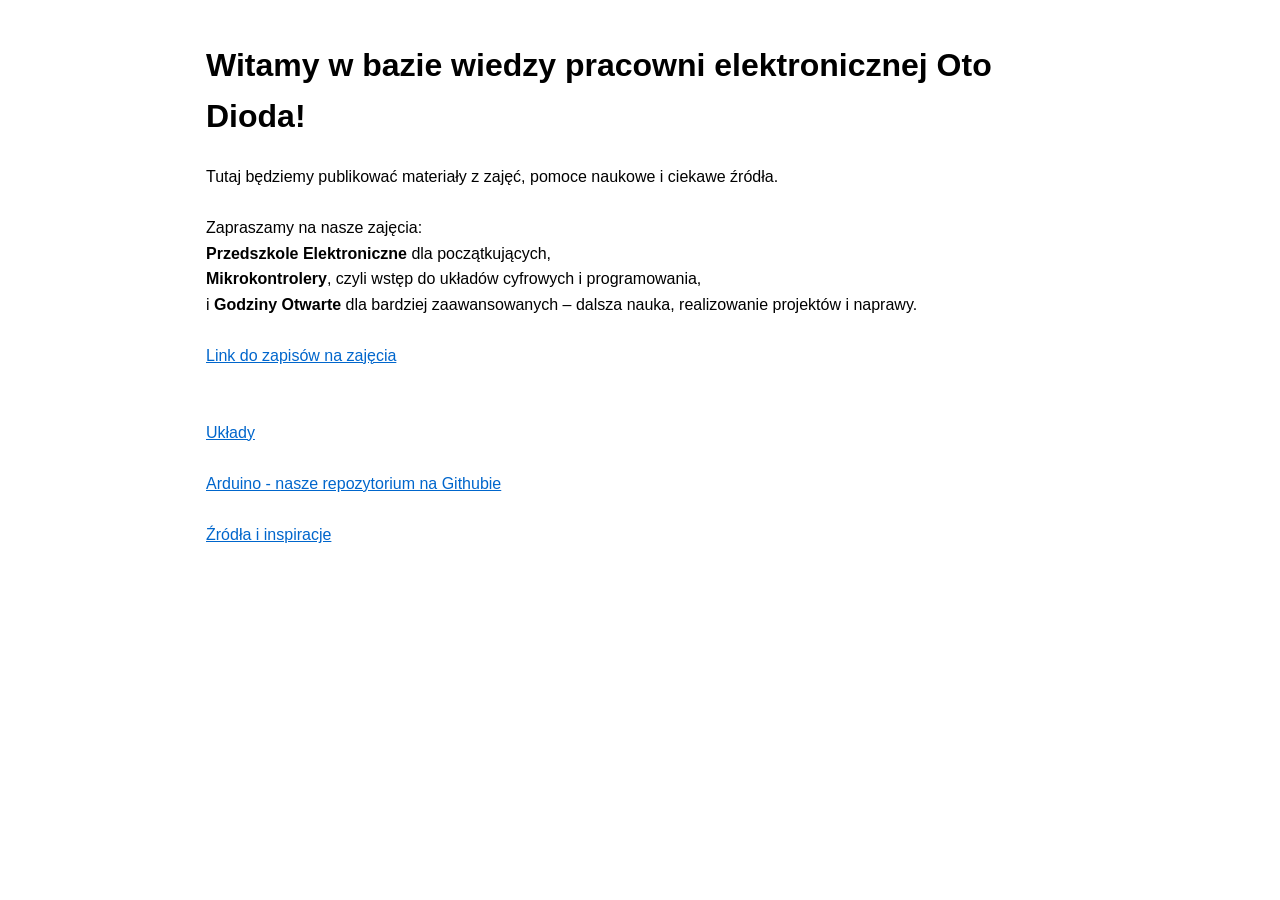
<file: index.html>
<!DOCTYPE html>
<html lang="pl">
<head>
  <meta charset="UTF-8" />
  <meta name="viewport" content="width=device-width, initial-scale=1">
  <title>FabLab Oto Dioda!</title>
  <link rel="stylesheet" href="styles.css">
</head>

<body>

<h1>Witamy w bazie wiedzy pracowni elektronicznej Oto Dioda!</h1>

<p>
Tutaj będziemy publikować materiały z zajęć, pomoce naukowe i ciekawe źródła.<br><br>

Zapraszamy na nasze zajęcia:<br>
<b>Przedszkole Elektroniczne</b> dla początkujących,<br>
<b>Mikrokontrolery</b>, czyli wstęp do układów cyfrowych i programowania,<br>
i <b>Godziny Otwarte</b> dla bardziej zaawansowanych – dalsza nauka, realizowanie projektów i naprawy.<br><br>

<a href="https://synergia.warszawa.pl/zapisy/" target="_blank">Link do zapisów na zajęcia</a> <br><br><br>
  
<a href="układy.html">Układy</a> <br><br>

<a href="https://github.com/fablabdioda/arduino">Arduino - nasze repozytorium na Githubie</a> <br><br>

<a href="sources.html">Źródła i inspiracje</a>
  
</p>

</body>
</html>
</file>
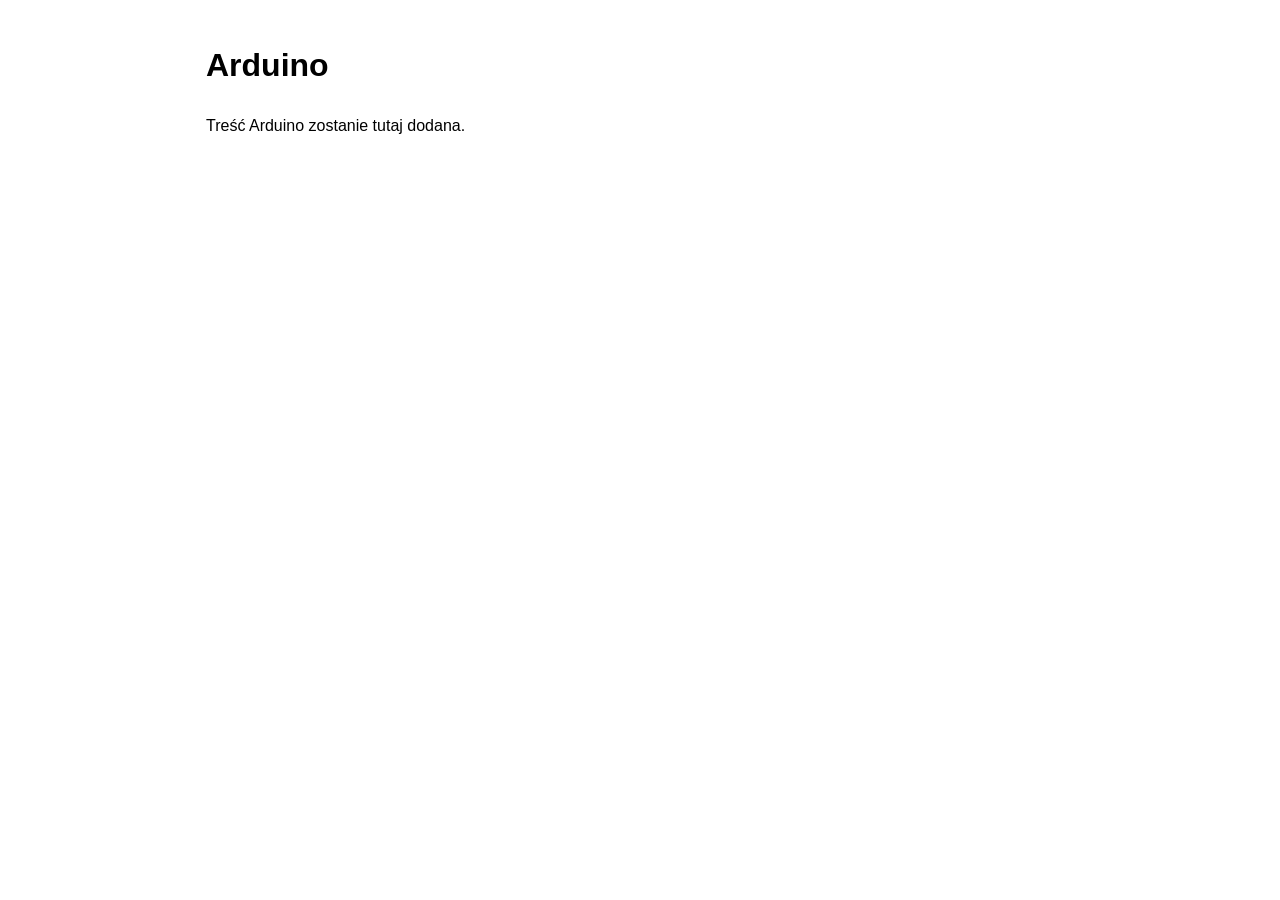
<file: arduino.html>
<!DOCTYPE html>
<html lang="pl">
<head>
  <meta charset="UTF-8" />
  <meta name="viewport" content="width=device-width, initial-scale=1">
  <title>FabLab Oto Dioda - Arduino</title>
  <link rel="stylesheet" href="styles.css">
</head>
<body>

<h1>Arduino</h1>
<p>Treść Arduino zostanie tutaj dodana.</p>

</body>
</html>
</file>
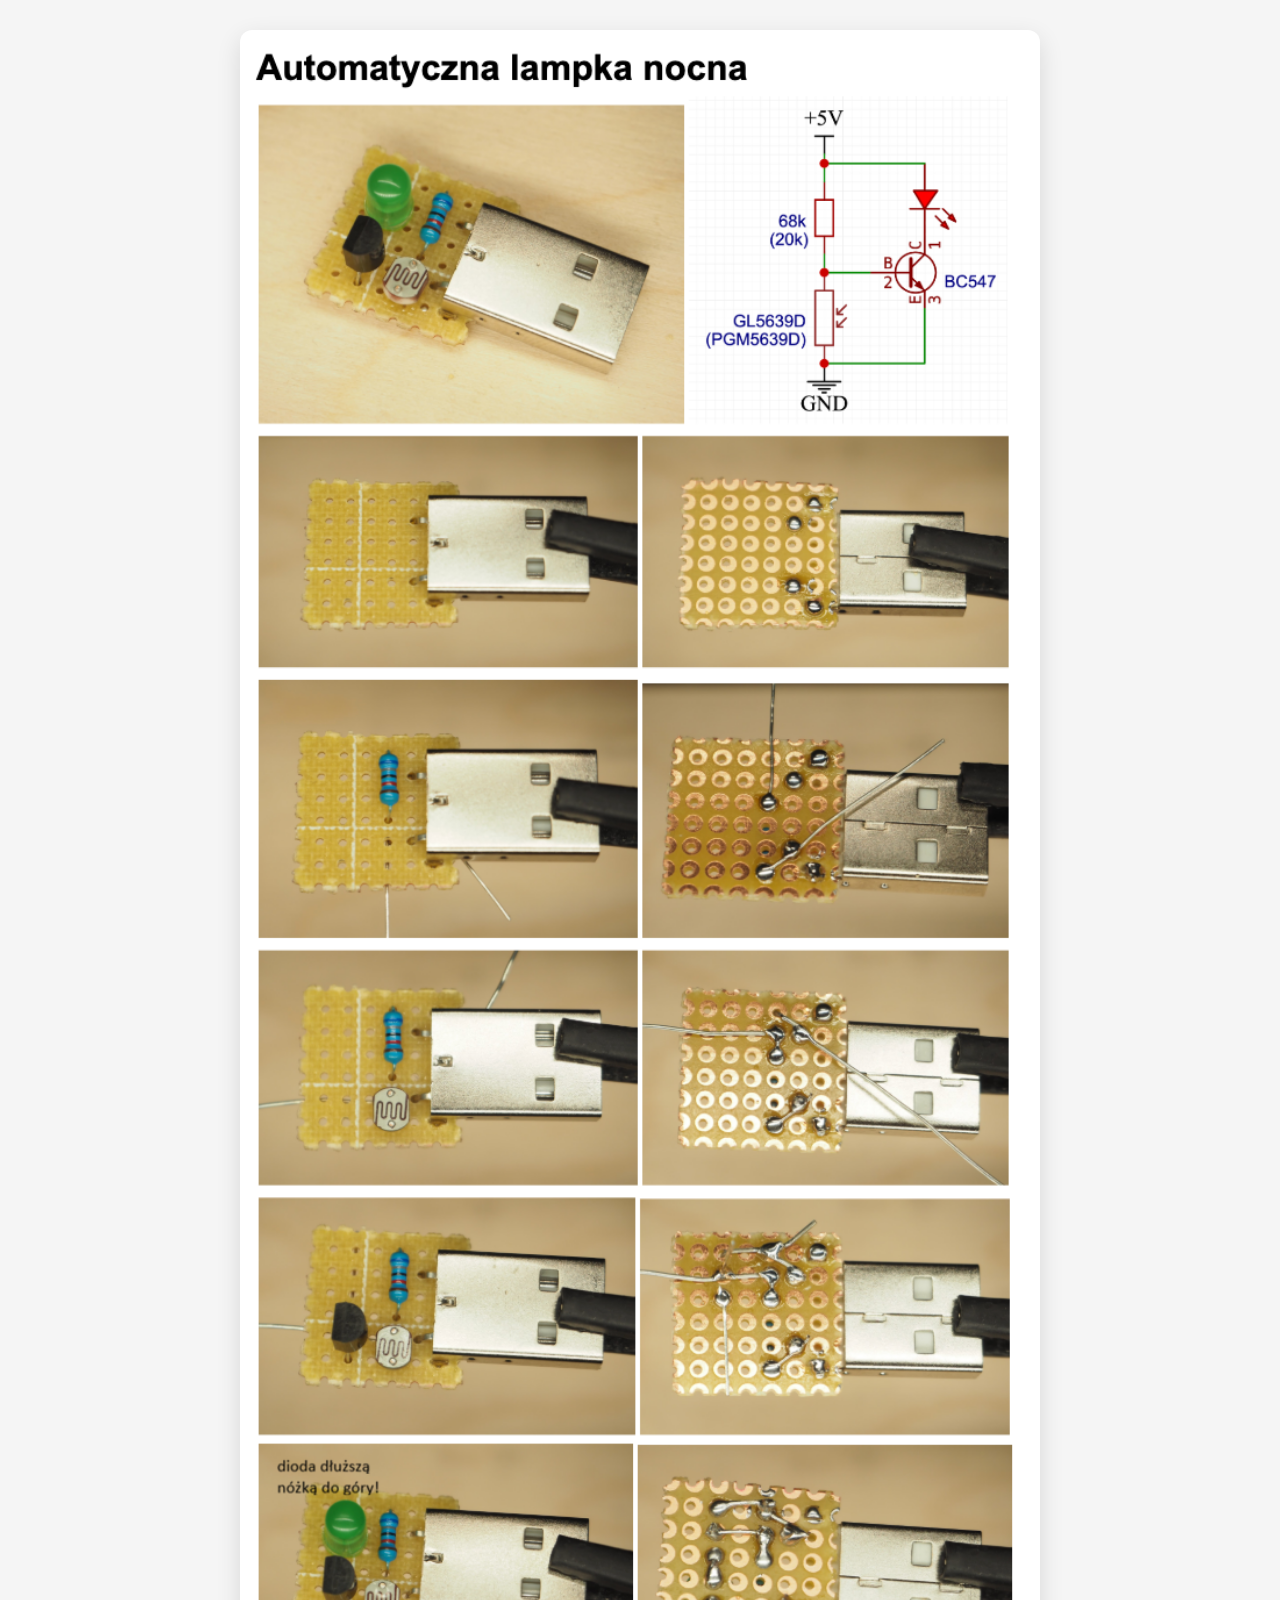
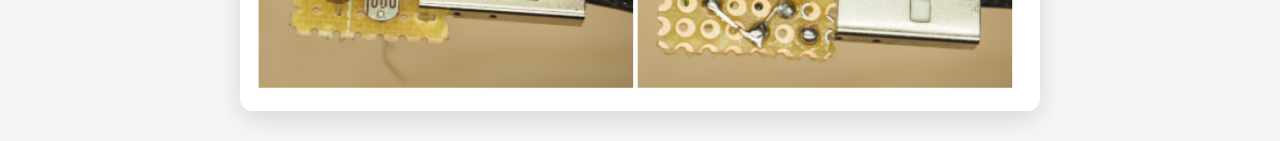
<file: auto-lampka.html>
<!DOCTYPE html>
<html lang="pl">
<head>
    <meta charset="UTF-8" />
    <meta name="viewport" content="width=device-width, initial-scale=1.0" />
    <title>Auto-lampka</title>

    <style>
        body {
            margin: 0;
            padding: 30px 20px;
            font-family: Arial, sans-serif;
            background: #f5f5f5;
            display: flex;
            flex-direction: column;
            align-items: center;
        }

        .back-link {
            align-self: flex-start;
            margin-bottom: 24px;
            text-decoration: none;
            color: #0077cc;
            font-size: 18px;
            font-weight: 600;
        }

        .back-link:hover {
            text-decoration: underline;
        }

        .image-container {
            width: 100%;
            display: flex;
            justify-content: center;
        }

        .image-container img {
            width: 100%;
            max-width: 800px;
            height: auto;
            border-radius: 12px;
            box-shadow: 0 8px 24px rgba(0,0,0,0.12);
            background: white;
        }
    </style>
</head>
<body>

    <div class="image-container">
        <img src="media/auto lampka poprawiona.png" alt="">
    </div>

</body>
</html>
</file>
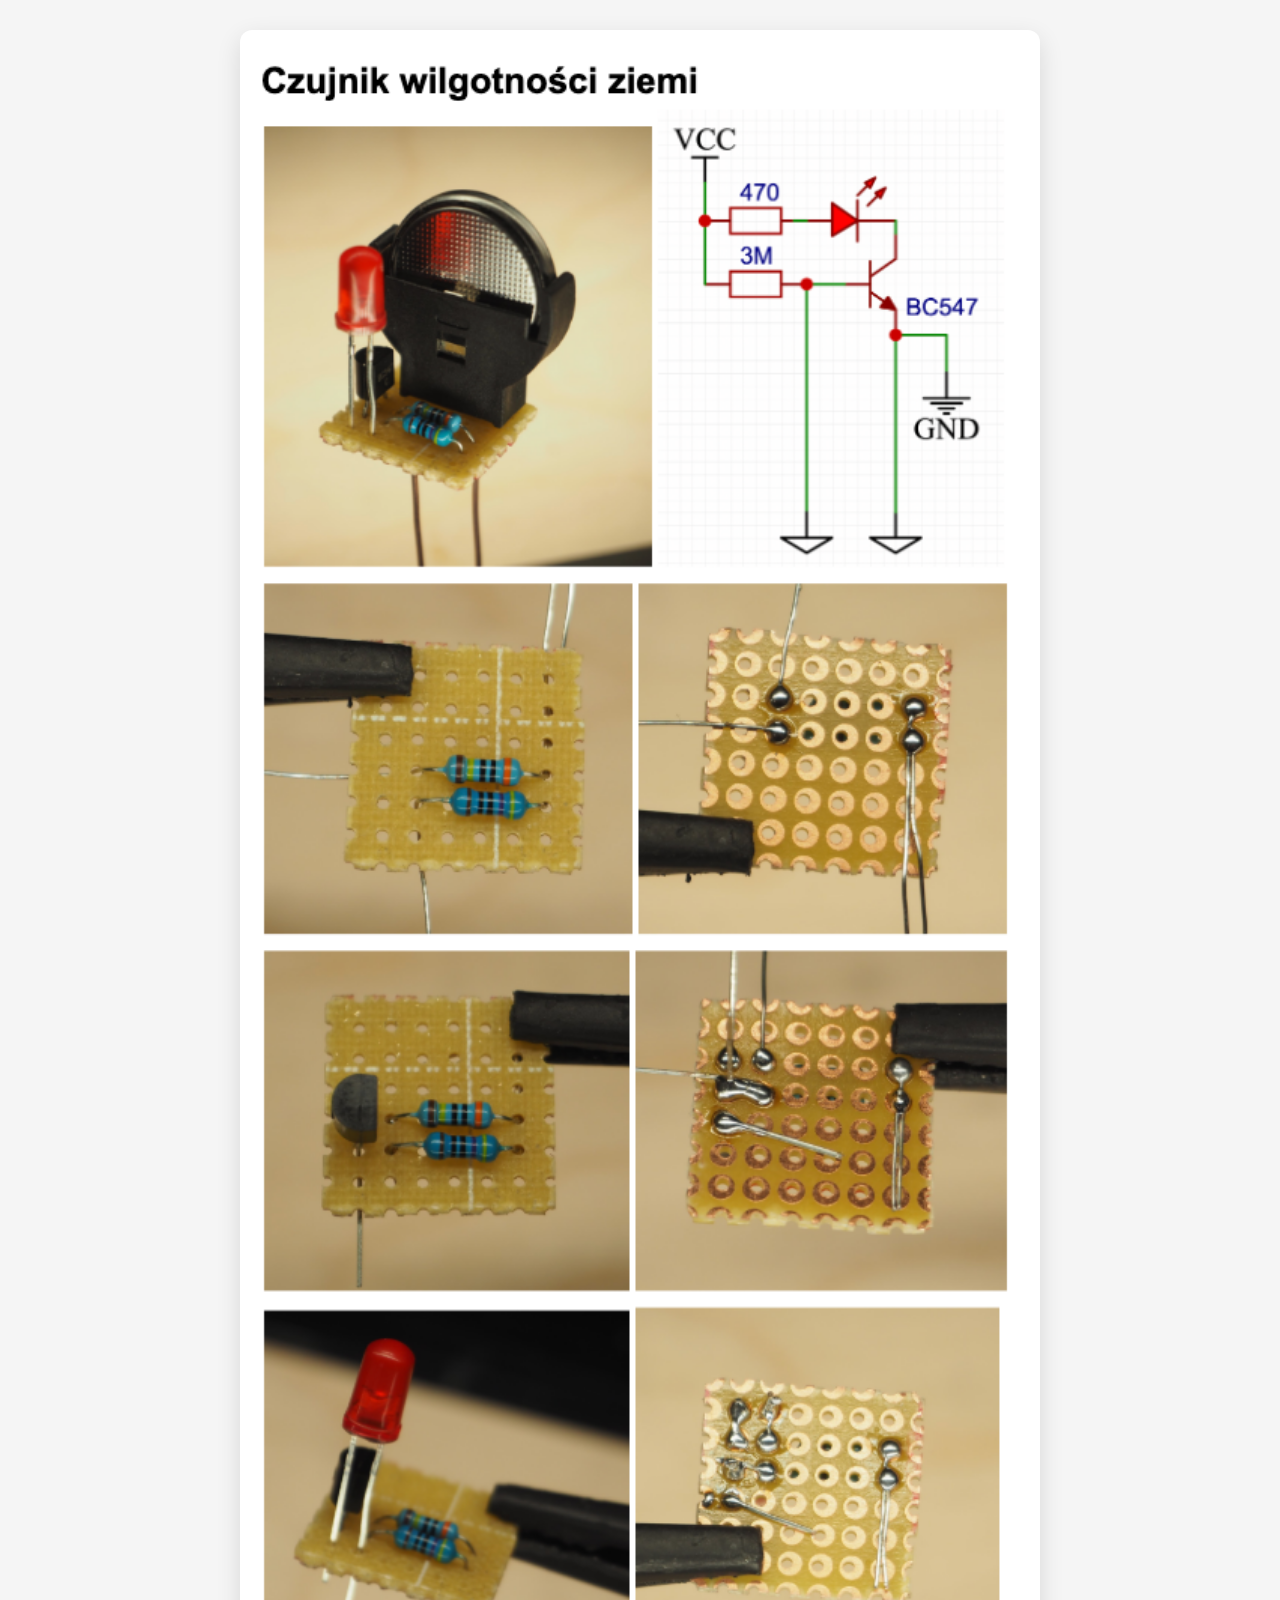
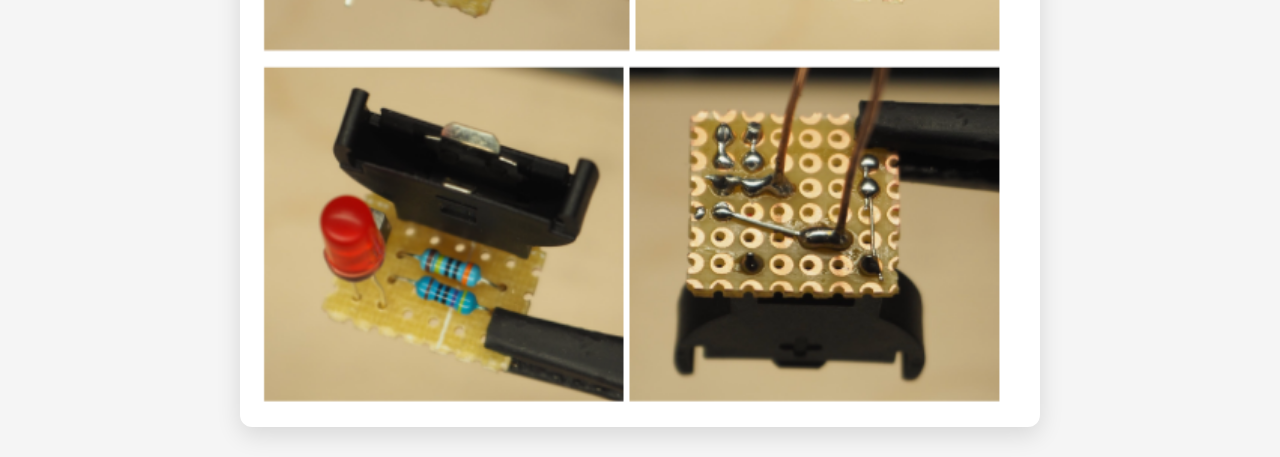
<file: czujnik wilgoci.html>
<!DOCTYPE html>
<html lang="pl">
<head>
    <meta charset="UTF-8" />
    <meta name="viewport" content="width=device-width, initial-scale=1.0" />
    <title>Auto-lampka</title>

    <style>
        body {
            margin: 0;
            padding: 30px 20px;
            font-family: Arial, sans-serif;
            background: #f5f5f5;
            display: flex;
            flex-direction: column;
            align-items: center;
        }

        .back-link {
            align-self: flex-start;
            margin-bottom: 24px;
            text-decoration: none;
            color: #0077cc;
            font-size: 18px;
            font-weight: 600;
        }

        .back-link:hover {
            text-decoration: underline;
        }

        .image-container {
            width: 100%;
            display: flex;
            justify-content: center;
        }

        .image-container img {
            width: 100%;
            max-width: 800px;
            height: auto;
            border-radius: 12px;
            box-shadow: 0 8px 24px rgba(0,0,0,0.12);
            background: white;
        }
    </style>
</head>
<body>

    <div class="image-container">
        <img src="media/czujnik wilgoci.png" alt="">
    </div>

</body>
</html>
</file>
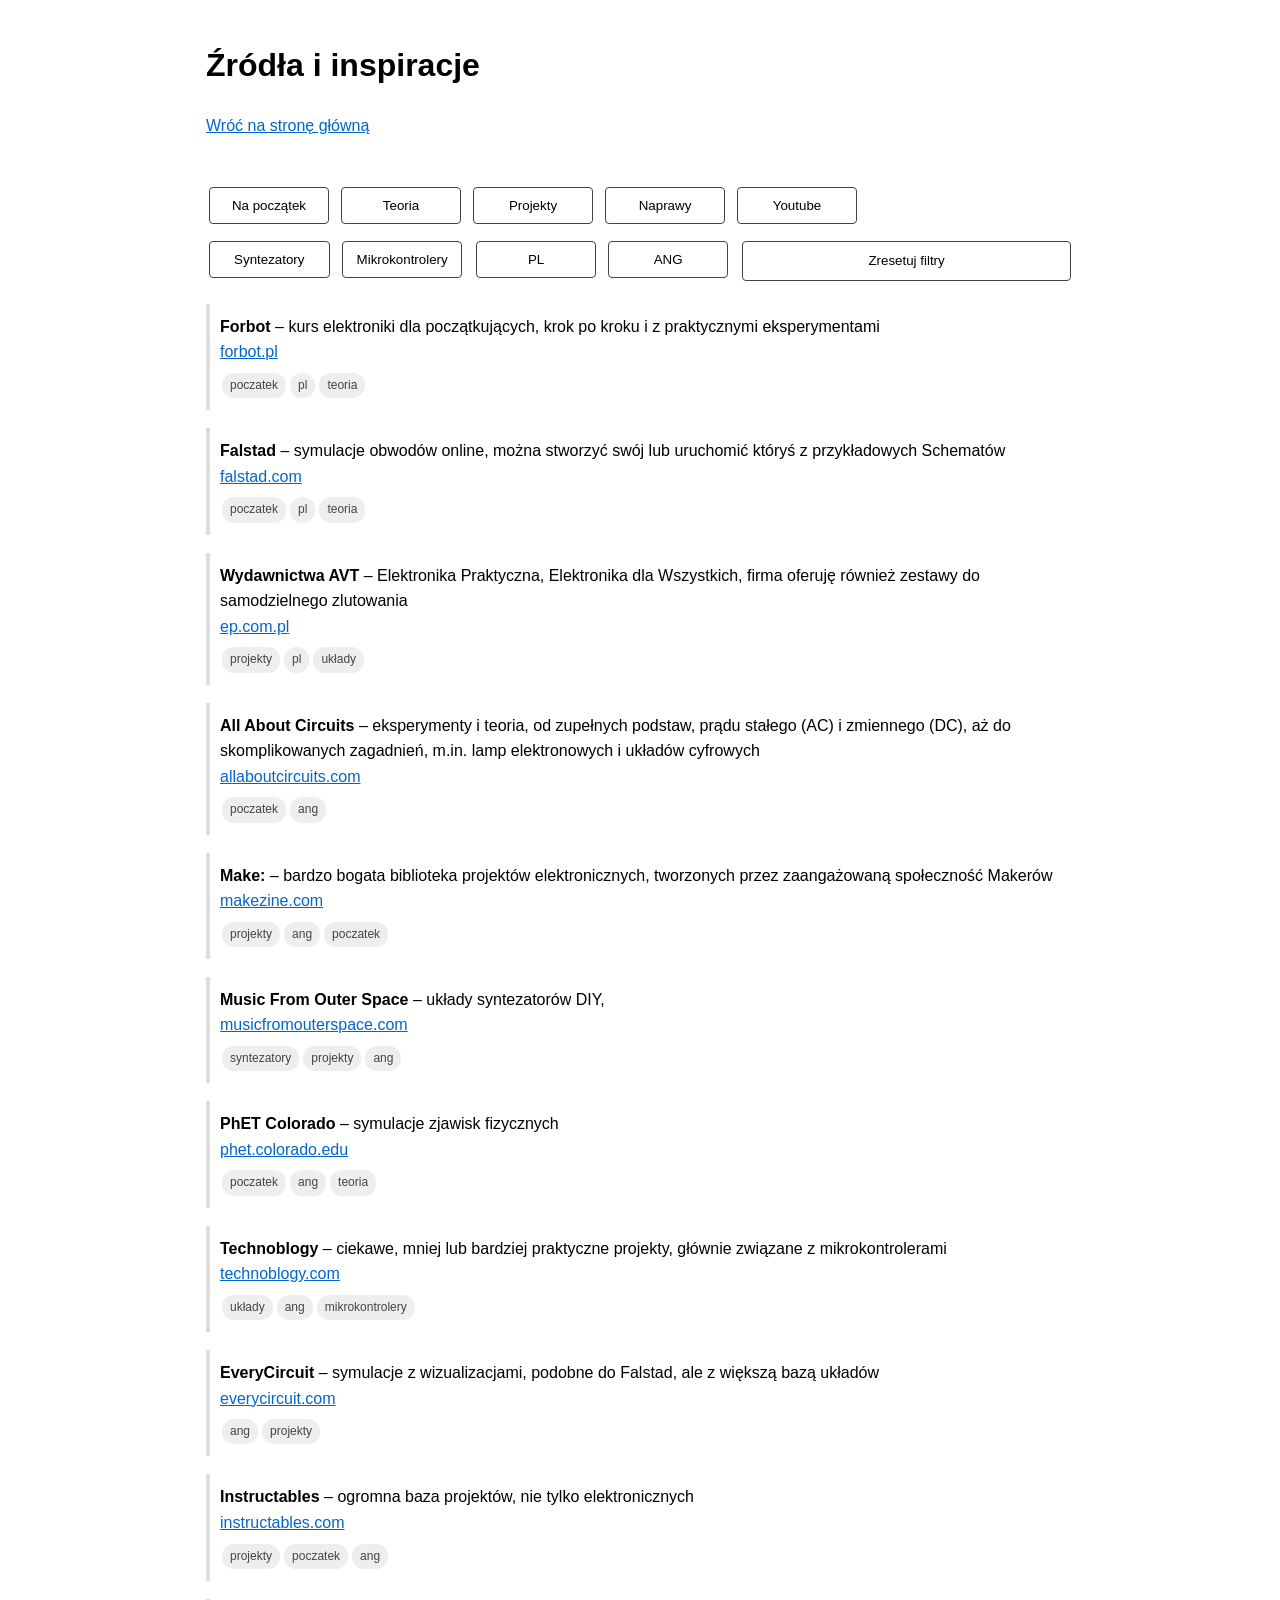
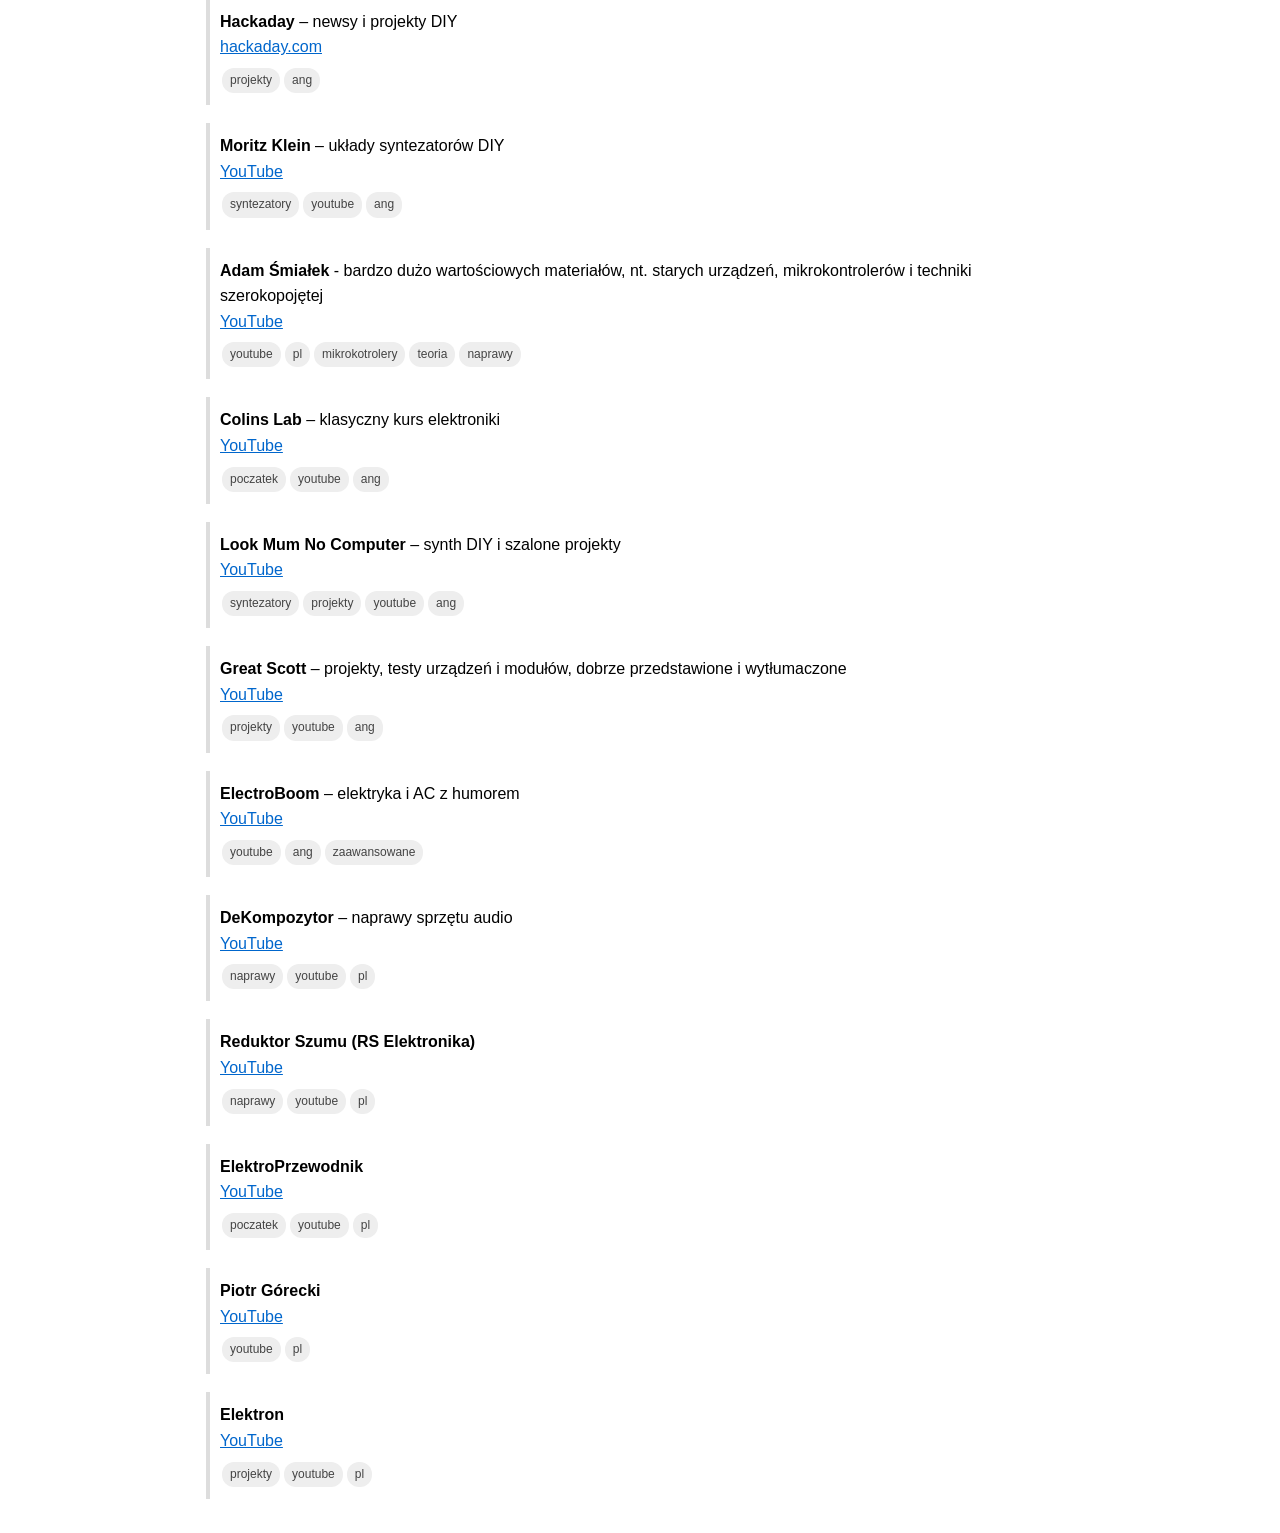
<file: sources.html>
<!DOCTYPE html>
<html lang="pl">
<head>
  <meta charset="UTF-8" />
  <meta name="viewport" content="width=device-width, initial-scale=1">
  <title>FabLab Oto Dioda!</title>
  <link rel="stylesheet" href="styles.css">
</head>

<body>

<h1>Źródła i inspiracje</h1>
  
<a href="index.html">Wróć na stronę główną</a> <br><br>
  
<div class="filters">

  <div class="filter-group">
    <button onclick="toggleFilter(this,'poczatek','main')">Na początek</button>
    <button onclick="toggleFilter(this,'teoria','main')">Teoria</button>
    <!-- <button onclick="toggleFilter(this,'układy','main')">Układy</button> -->
    <button onclick="toggleFilter(this,'projekty','main')">Projekty</button>
    <button onclick="toggleFilter(this,'naprawy','main')">Naprawy</button>
    <button onclick="toggleFilter(this,'youtube','main')">Youtube</button>
  </div>
  
  <div class="filter-group">
    <!-- <button onclick="toggleFilter(this,'audio','main')">Audio</button> -->
    <button onclick="toggleFilter(this,'syntezatory','main')">Syntezatory</button>
    <button onclick="toggleFilter(this,'mikro','main')">Mikrokontrolery</button>
  </div>

  <div class="filter-group">
    <button onclick="toggleFilter(this,'pl','lang')">PL</button>
    <button onclick="toggleFilter(this,'ang','lang')">ANG</button>
  </div>

  <button onclick="clearFilters()">Zresetuj filtry</button>

</div>

<!-- Źródła -->

<div class="source" data-tags="poczatek pl teoria">
  <b>Forbot</b> – kurs elektroniki dla początkujących, krok po kroku i z praktycznymi eksperymentami<br>
  <a href="https://forbot.pl/blog/kurs-elektroniki-dla-poczatkujacych-id5151" target="_blank">forbot.pl</a>
</div>

<div class="source" data-tags="poczatek pl teoria">
  <b>Falstad</b> – symulacje obwodów online, można stworzyć swój lub uruchomić któryś z przykładowych Schematów<br>
  <a href="https://www.falstad.com/circuit/" target="_blank">falstad.com</a>
</div>

<div class="source" data-tags="projekty pl układy">
  <b>Wydawnictwa AVT</b> – Elektronika Praktyczna, Elektronika dla Wszystkich, firma oferuję również zestawy do samodzielnego zlutowania<br>
  <a href="https://ep.com.pl/projekty/strona/1452" target="_blank">ep.com.pl</a>
</div>

<div class="source" data-tags="poczatek ang">
  <b>All About Circuits</b> – eksperymenty i teoria, od zupełnych podstaw, prądu stałego (AC) i zmiennego (DC), aż do skomplikowanych zagadnień, m.in. lamp elektronowych i układów cyfrowych<br>
  <a href="https://www.allaboutcircuits.com/textbook/experiments/" target="_blank">allaboutcircuits.com</a>
</div>

<div class="source" data-tags="projekty ang poczatek">
  <b>Make:</b> – bardzo bogata biblioteka projektów elektronicznych, tworzonych przez zaangażowaną społeczność Makerów<br>
  <a href="https://makezine.com/projects?_sft_category=electronics" target="_blank">makezine.com</a>
</div>

<div class="source" data-tags="syntezatory projekty ang">
  <b>Music From Outer Space</b> – układy syntezatorów DIY, <br>
  <a href="https://musicfromouterspace.com/" target="_blank">musicfromouterspace.com</a>
</div>

<div class="source" data-tags="poczatek ang teoria">
  <b>PhET Colorado</b> – symulacje zjawisk fizycznych<br>
  <a href="https://phet.colorado.edu/pl/" target="_blank">phet.colorado.edu</a>
</div>

<div class="source" data-tags="układy ang mikrokontrolery">
  <b>Technoblogy</b> – ciekawe, mniej lub bardziej praktyczne projekty, głównie związane z mikrokontrolerami<br>
  <a href="http://www.technoblogy.com/show?4MGW" target="_blank">technoblogy.com</a>
</div>

<div class="source" data-tags="ang projekty">
  <b>EveryCircuit</b> – symulacje z wizualizacjami, podobne do Falstad, ale z większą bazą układów<br>
  <a href="https://everycircuit.com/app" target="_blank">everycircuit.com</a>
</div>

<div class="source" data-tags="projekty poczatek ang">
  <b>Instructables</b> – ogromna baza projektów, nie tylko elektronicznych<br>
  <a href="https://www.instructables.com/circuits/projects" target="_blank">instructables.com</a>
</div>

<div class="source" data-tags="projekty ang">
  <b>Hackaday</b> – newsy i projekty DIY<br>
  <a href="https://hackaday.com/" target="_blank">hackaday.com</a>
</div>

<div class="source" data-tags="syntezatory youtube ang">
  <b>Moritz Klein</b> – układy syntezatorów DIY<br>
  <a href="https://www.youtube.com/@MoritzKlein0" target="_blank">YouTube</a>
</div>

<div class="source" data-tags="youtube pl mikrokotrolery teoria naprawy">
  <b>Adam Śmiałek</b> - bardzo dużo wartościowych materiałów, nt. starych urządzeń, mikrokontrolerów i techniki szerokopojętej<br>
  <a href="https://www.youtube.com/@Adam%C5%9Amia%C5%82ek/playlists" target="_blank">YouTube</a>
</div>

<div class="source" data-tags="poczatek youtube ang">
  <b>Colins Lab</b> – klasyczny kurs elektroniki<br>
  <a href="https://www.youtube.com/watch?v=7wSTQQEIZbw&list=PLECC9C55893C696A7" target="_blank">YouTube</a>
</div>

<div class="source" data-tags="syntezatory projekty youtube ang">
  <b>Look Mum No Computer</b> – synth DIY i szalone projekty<br>
  <a href="https://www.youtube.com/@LOOKMUMNOCOMPUTER" target="_blank">YouTube</a>
</div>

<div class="source" data-tags="projekty youtube ang">
  <b>Great Scott</b> – projekty, testy urządzeń i modułów, dobrze przedstawione i wytłumaczone<br>
  <a href="https://www.youtube.com/@greatscottlab" target="_blank">YouTube</a>
</div>

<div class="source" data-tags="youtube ang zaawansowane">
  <b>ElectroBoom</b> – elektryka i AC z humorem<br>
  <a href="https://www.youtube.com/channel/UCJ0-OtVpF0wOKEqT2Z1HEtA" target="_blank">YouTube</a>
</div>

<div class="source" data-tags="naprawy youtube pl">
  <b>DeKompozytor</b> – naprawy sprzętu audio<br>
  <a href="https://www.youtube.com/@SzaryJelon" target="_blank">YouTube</a>
</div>

<div class="source" data-tags="naprawy youtube pl">
  <b>Reduktor Szumu (RS Elektronika)</b><br>
  <a href="https://www.youtube.com/@RSElektronika/videos" target="_blank">YouTube</a>
</div>

<div class="source" data-tags="poczatek youtube pl">
  <b>ElektroPrzewodnik</b><br>
  <a href="https://www.youtube.com/@ElektroPrzewodnik/videos" target="_blank">YouTube</a>
</div>

<div class="source" data-tags="youtube pl">
  <b>Piotr Górecki</b><br>
  <a href="https://www.youtube.com/@piotrgorecki_ZE/videos" target="_blank">YouTube</a>
</div>

<div class="source" data-tags="projekty youtube pl">
  <b>Elektron</b><br>
  <a href="https://www.youtube.com/@ELEKTRON1" target="_blank">YouTube</a>
</div>


<script>

let activeFilters = {
  main: [],
  lang: null
};

function toggleFilter(button, tag, group) {

  if (group === "lang") {

    if (activeFilters.lang === tag) {
      activeFilters.lang = null;
      button.classList.remove("active");
    } else {
      activeFilters.lang = tag;

      document.querySelectorAll(".filter-group:nth-child(3) button")
        .forEach(btn => btn.classList.remove("active"));

      button.classList.add("active");
    }

  } else {

    if (activeFilters.main.includes(tag)) {
      activeFilters.main = activeFilters.main.filter(t => t !== tag);
      button.classList.remove("active");
    } else {
      activeFilters.main.push(tag);
      button.classList.add("active");
    }

  }

  applyFilters();
}

function applyFilters() {
  let sources = document.querySelectorAll(".source");

  sources.forEach(source => {
    let tags = source.getAttribute("data-tags");

    let matchMain = activeFilters.main.every(tag => tags.includes(tag));
    let matchLang = !activeFilters.lang || tags.includes(activeFilters.lang);

    if (matchMain && matchLang) {
      source.classList.remove("hidden");
    } else {
      source.classList.add("hidden");
    }
  });
}

function clearFilters() {
  activeFilters = { main: [], lang: null };

  document.querySelectorAll(".filters button")
    .forEach(btn => btn.classList.remove("active"));

  applyFilters();
}

function generateTagLabels() {
  document.querySelectorAll(".source").forEach(source => {
    let tags = source.getAttribute("data-tags").split(" ");
    let tagDiv = document.createElement("div");
    tagDiv.classList.add("tags");

    tags.forEach(tag => {
      let span = document.createElement("span");
      span.classList.add("tag-badge");
      span.textContent = tag;
      tagDiv.appendChild(span);
    });

    source.appendChild(tagDiv);
  });
}

generateTagLabels();

</script>

</body>
</html>
</file>
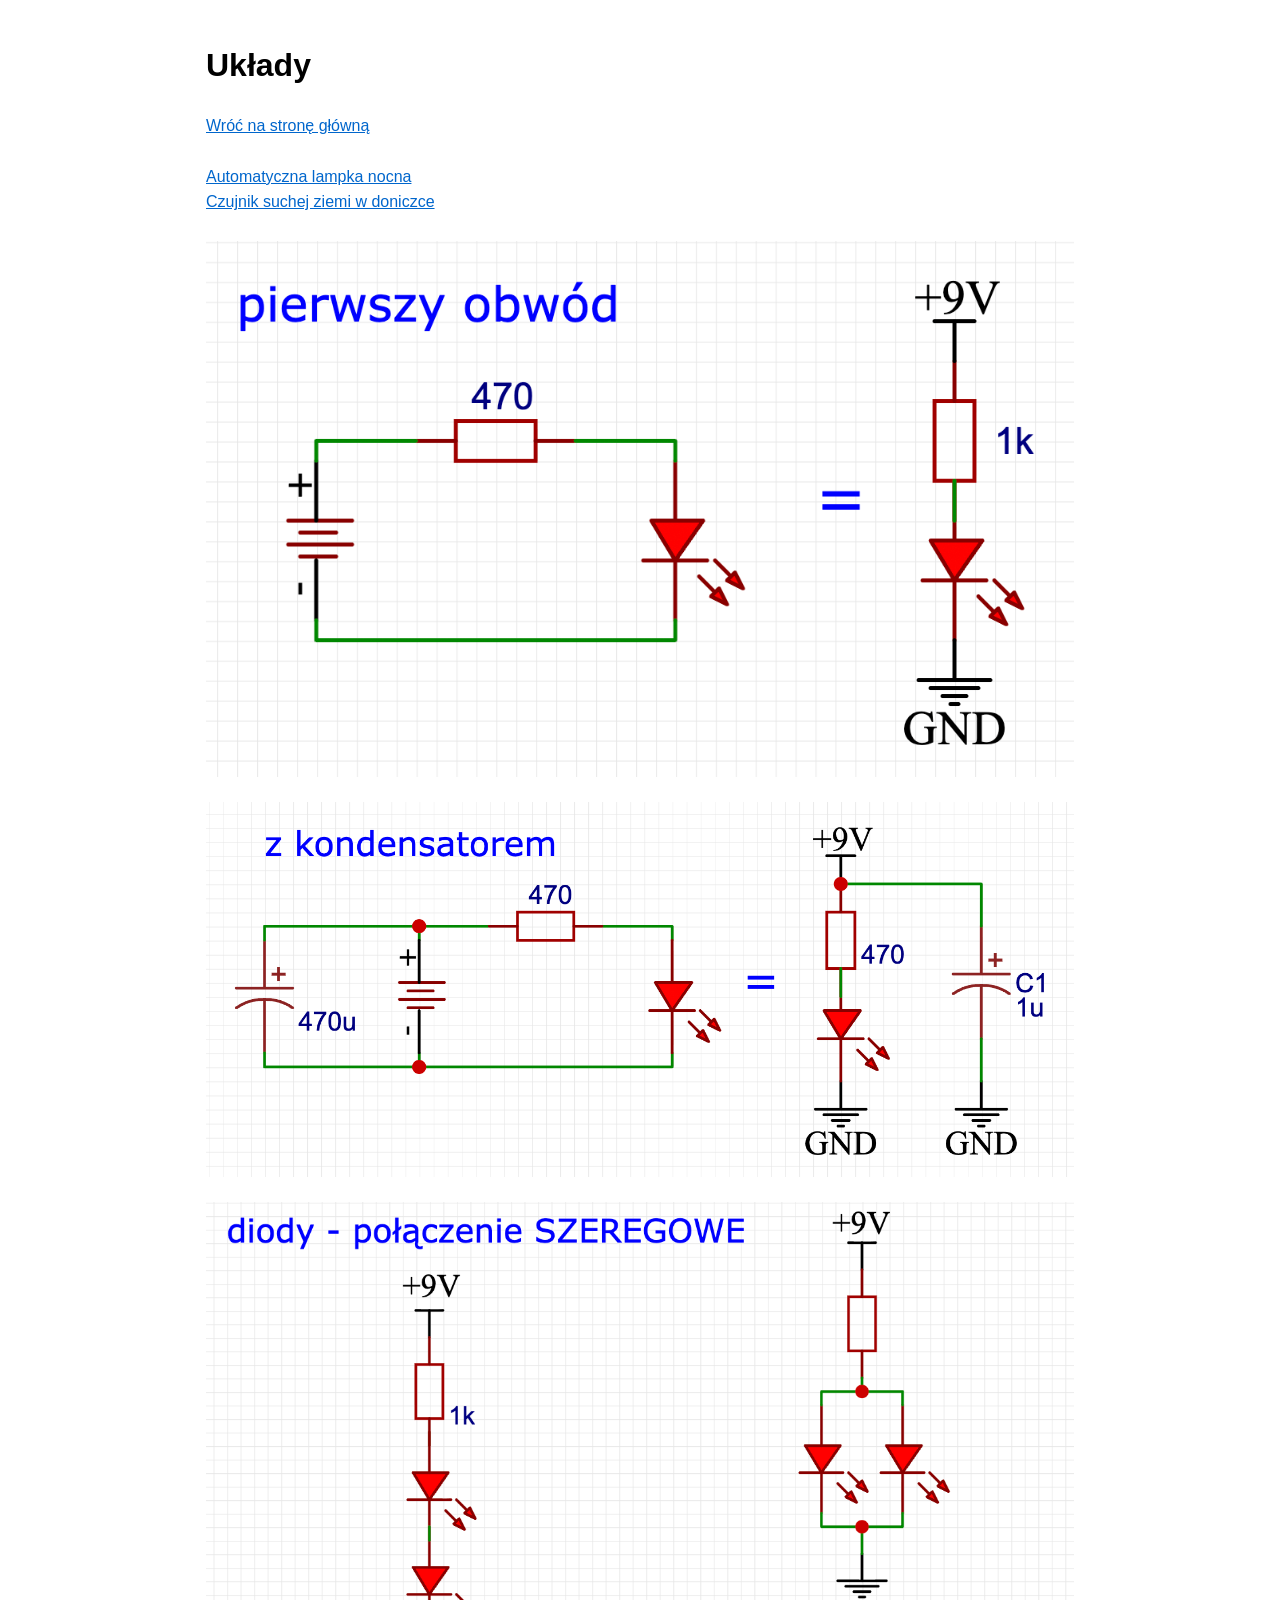
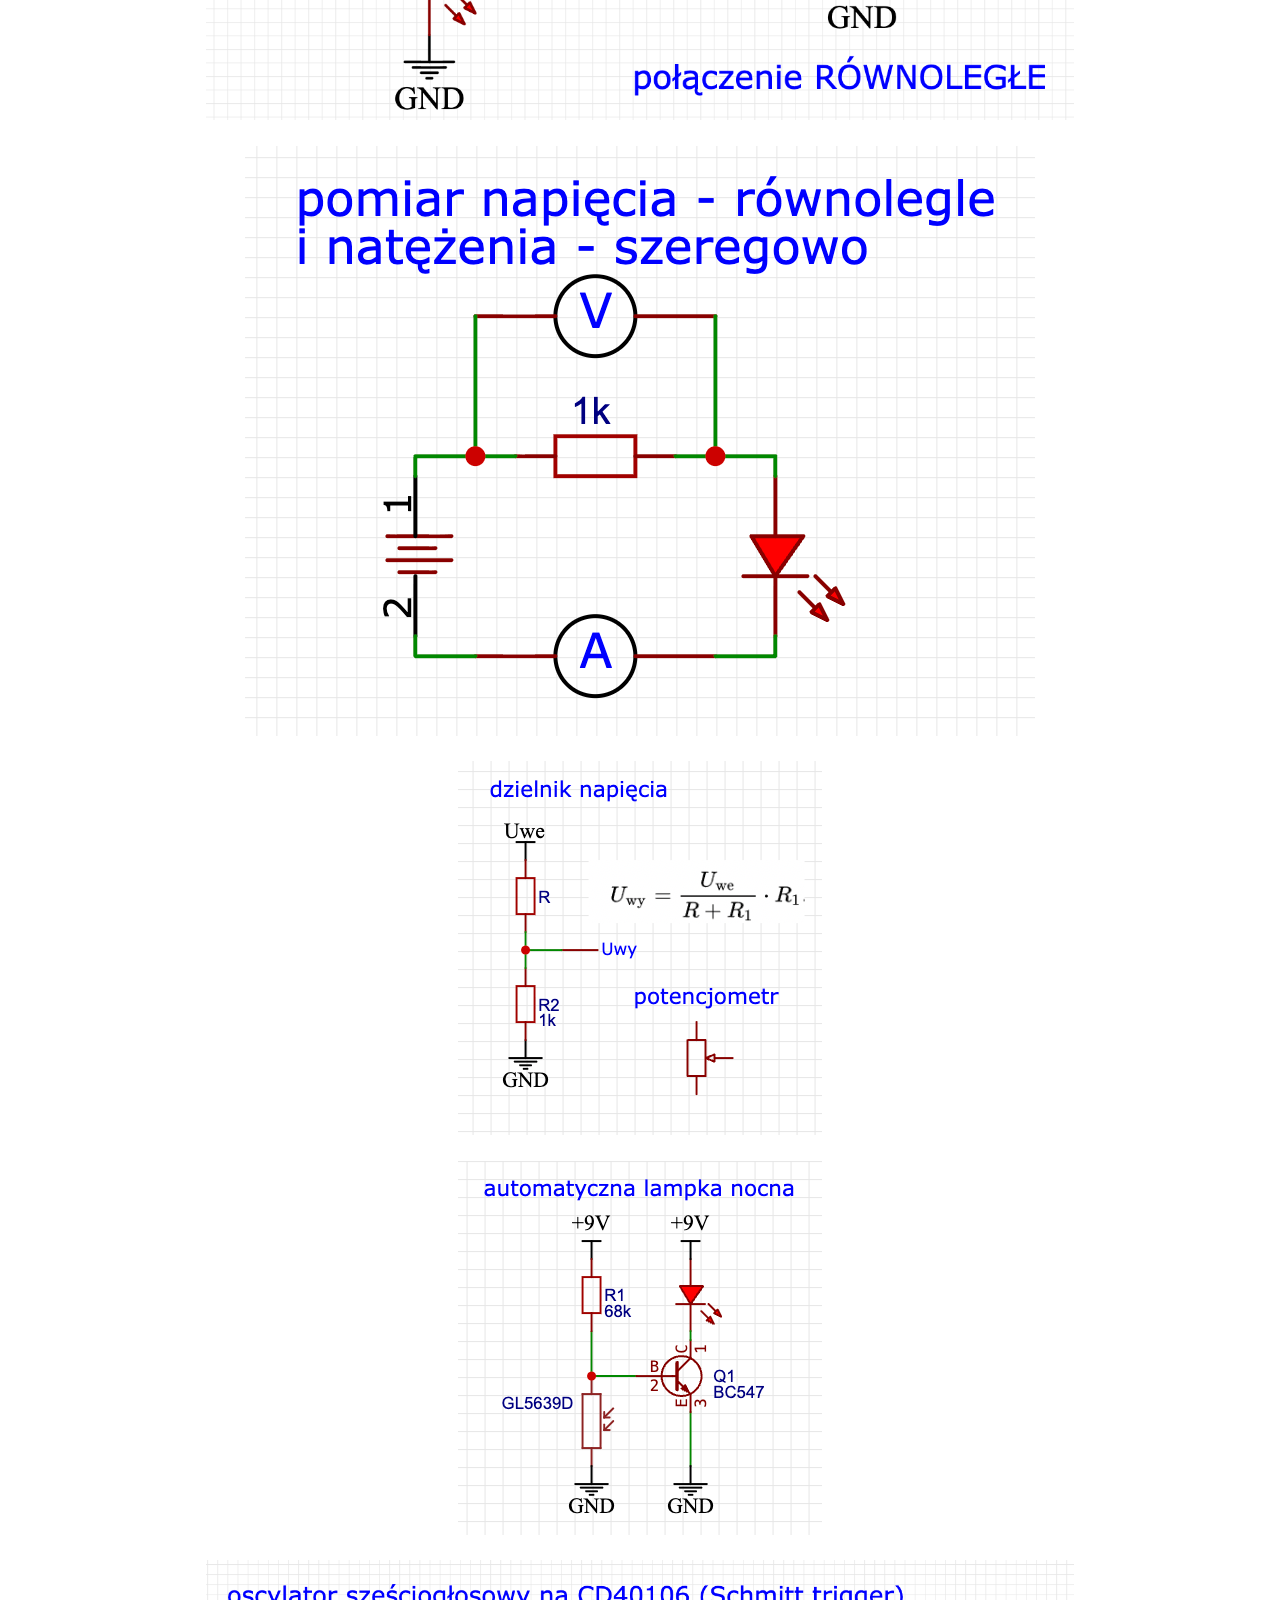
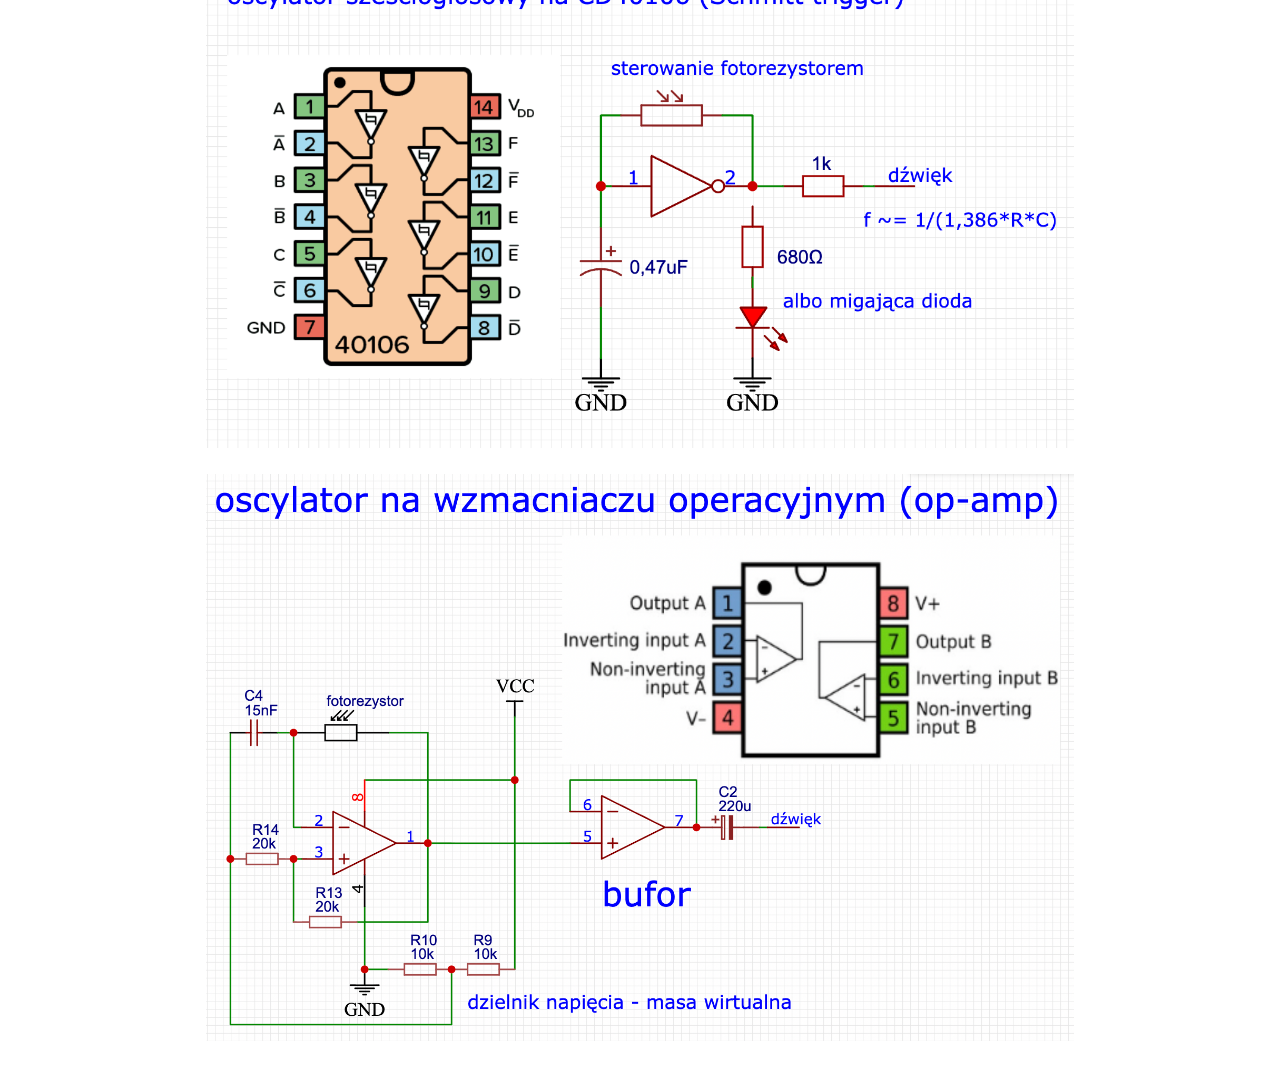
<file: układy.html>
<!DOCTYPE html>
<html lang="pl">
<head>
  <meta charset="UTF-8" />
  <meta name="viewport" content="width=device-width, initial-scale=1">
  <title>FabLab Oto Dioda!</title>
  <link rel="stylesheet" href="styles.css">
</head>

<body>

<h1>Układy</h1>
  
<a href="index.html">Wróć na stronę główną</a> <br><br>

<a href="auto-lampka.html">Automatyczna lampka nocna</a> <br>
<a href="czujnik wilgoci.html">Czujnik suchej ziemi w doniczce</a> <br><br>
  
<img src="media/pierwszy obwod.png" alt="" class="responsive-img"><br>
<img src="media/z kondensatorem.png" alt="" class="responsive-img"><br>
<img src="media/diody - szeregowo rownolegle.png" alt="" class="responsive-img"><br>
<img src="media/pomiar napiecia i natezenia.png" alt="" class="responsive-img"><br>
<img src="media/dzielnik napiecia.png" alt="" class="responsive-img"><br>
<img src="media/automatyczna lampka.png" alt="" class="responsive-img"><br>
<img src="media/oscylator cd40106.png" alt="" class="responsive-img"><br>
<img src="media/oscylator op-amp.png" alt="" class="responsive-img"><br>

</body>
</html>
</file>
<file: styles.css>
* {
  box-sizing: border-box;
}

body {
  font-family: Arial, sans-serif;
  max-width: 900px;
  width: 100%;
  margin: auto;
  padding: 16px;
  line-height: 1.6;
}

h1, h2 {
  margin-top: 1.5rem;
}

p {
  margin-bottom: 1rem;
}

.filters {
  margin: 20px 0;
  display: flex;
  flex-wrap: wrap;
  gap: 8px;
}

.filter-group {
  display: flex;
  flex-wrap: wrap;
  gap: 6px;
  margin-bottom: 3px;
}

.filters button {
  flex: 1 1 120px;
  min-width: 120px;
  margin: 3px;
  padding: 10px 14px;
  border: 1px solid #444;
  background: white;
  cursor: pointer;
  border-radius: 4px;
}

a {
  color: #0066cc;
  word-break: break-word;
}

a:hover,
a:focus {
  text-decoration: underline;
}

.filters button.active {
  background: #222;
  color: white;
}

.source {
  margin-bottom: 18px;
  padding: 10px;
  border-left: 4px solid #ddd;
}

.hidden {
  display: none;
}

.tags {
  margin-top: 6px;
}

.tag-badge {
  display: inline-block;
  background: #eee;
  border-radius: 12px;
  padding: 3px 8px;
  margin: 2px;
  font-size: 0.75em;
  color: #444;
}

.responsive-img {
  max-width: 100%;
  height: auto;
  display: block;
  margin: 0 auto;
}
</file>
